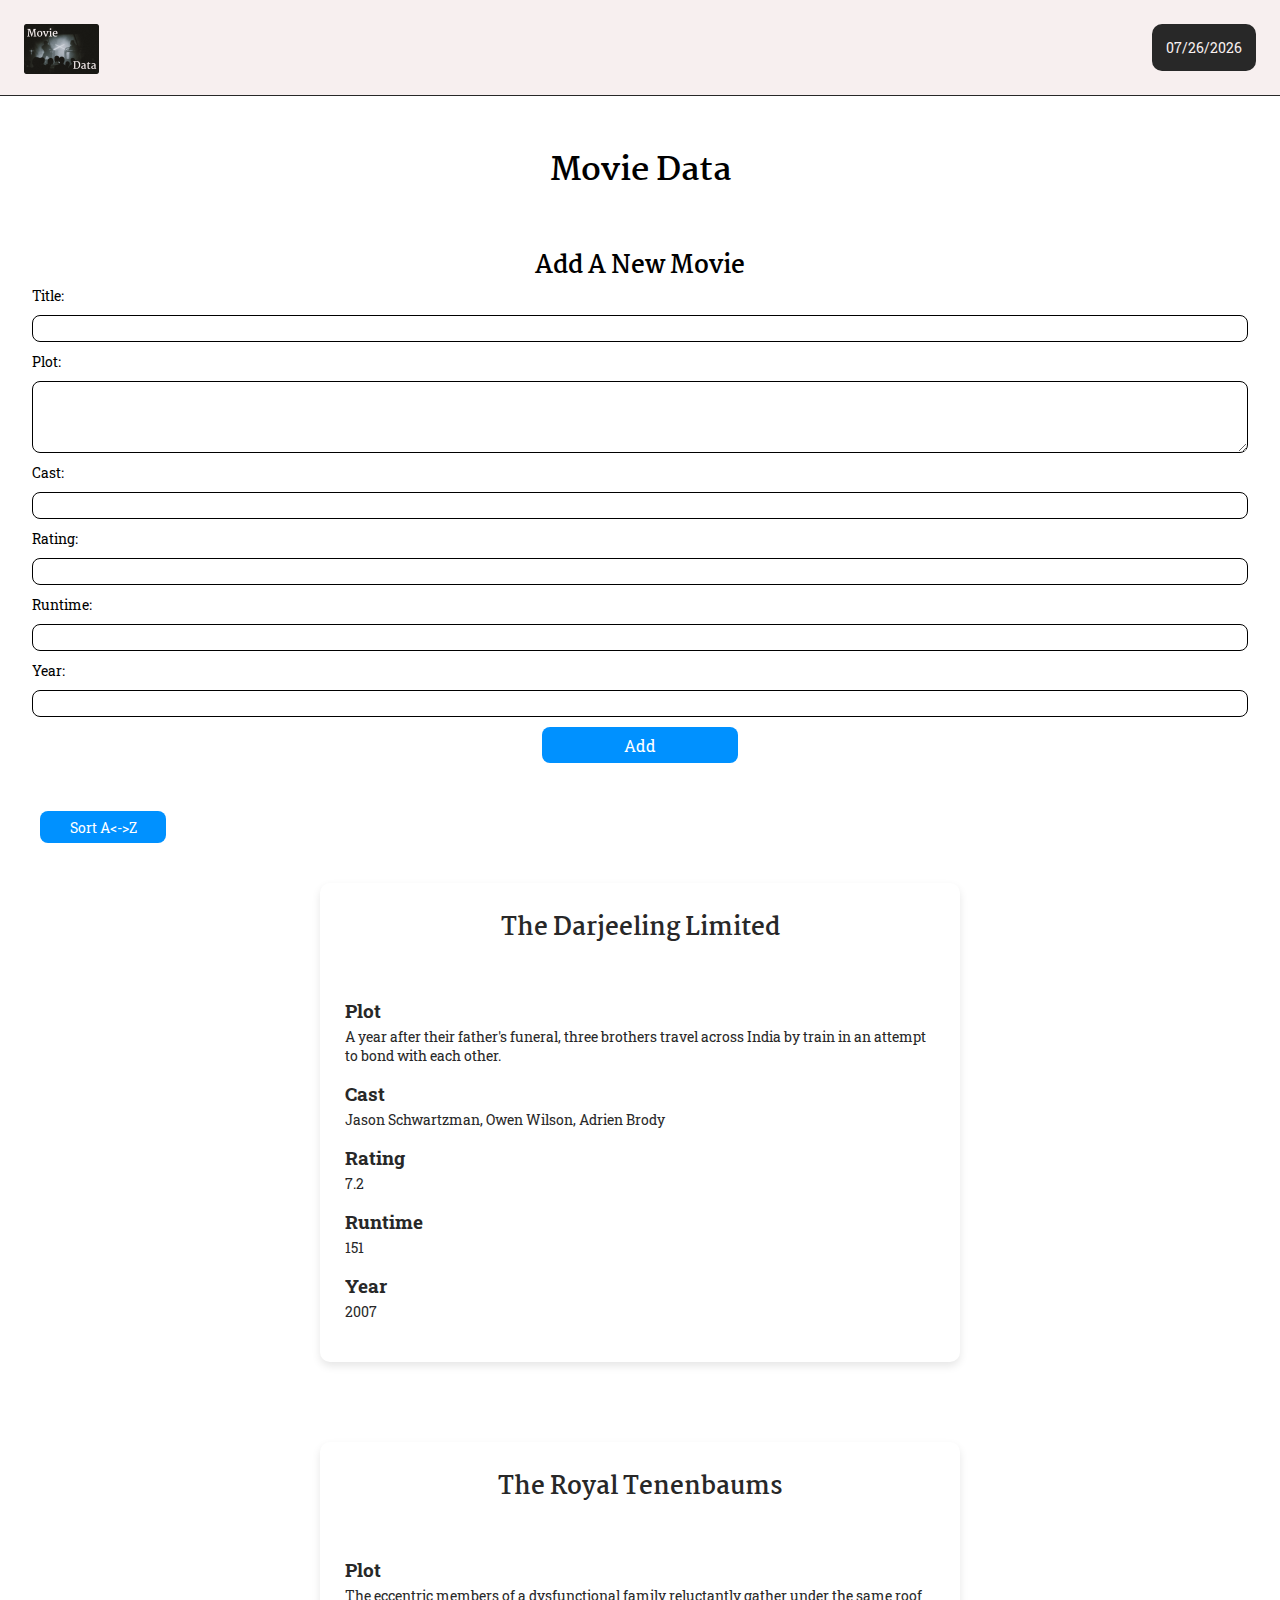
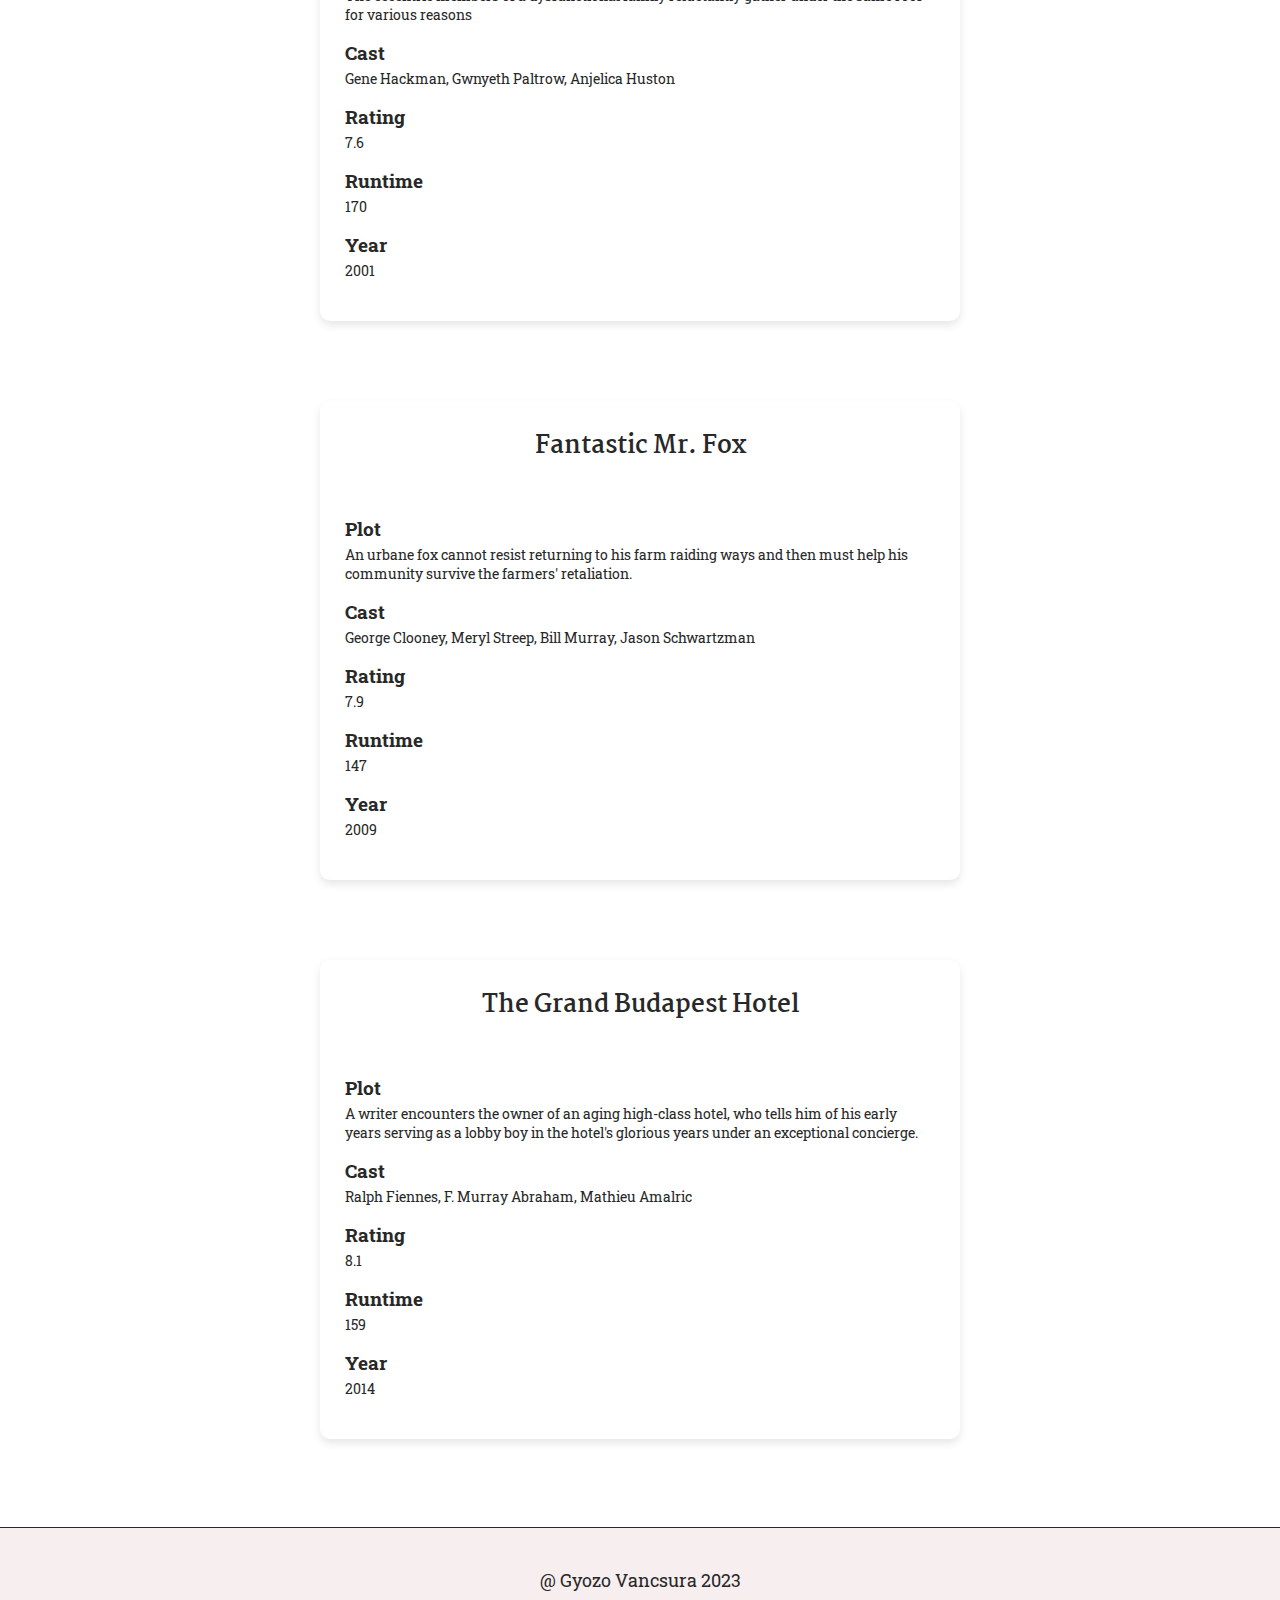
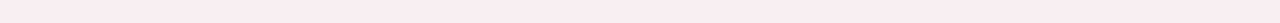
<file: index.html>
<!DOCTYPE html>
  <html>
    <head>
        <title>Movie Data</title>
        <link rel="stylesheet" type="text/css" href="index.css" />
        <link rel="stylesheet" href="https://fonts.googleapis.com/css2?family=Martel:wght@800&display=swap">
        <link rel="stylesheet" href="https://fonts.googleapis.com/css?family=Roboto+Slab">
        <meta name="viewport" content="width=device-width, initial-scale=1">
    </head>
    
    <body>
        <header>
            <div class="logo">
                <img src="Images/Movie_Data_Logo.png" height="50" width="75" alt="logo of hobby page">
            </div>
            <div id="date"></div>
        </header>
        <div class="main_title">
            <h1>Movie Data</h1>
        </div>
        <div class="add_title">
            <h2>Add A New Movie</h2>
        </div>
        <form id="movieForm">
            <label for="title">Title:</label>
            <input type="text" id="titleInput" required>
            
            <label for="plot">Plot:</label>
            <textarea id="plotInput" required></textarea>
            
            <label for="cast">Cast:</label>
            <input type="text" id="castInput" required>
            
            <label for="rating">Rating:</label>
            <input type="number" id="ratingInput" required>
            
            <label for="runtime">Runtime:</label>
            <input type="text" id="runtimeInput" required>
            
            <label for="year">Year:</label>
            <input type="number" id="yearInput" required>
            
            <button type="submit">Add</button>
        </form>
        <button id="sortButton">Sort A<->Z</button>
        <div id="container"></div>
        <footer>
            <p>@ Gyozo Vancsura 2023</p>
        </footer>
    </body>
    </html>
    
    <script type="text/javascript" src="index.js"></script>
</file>
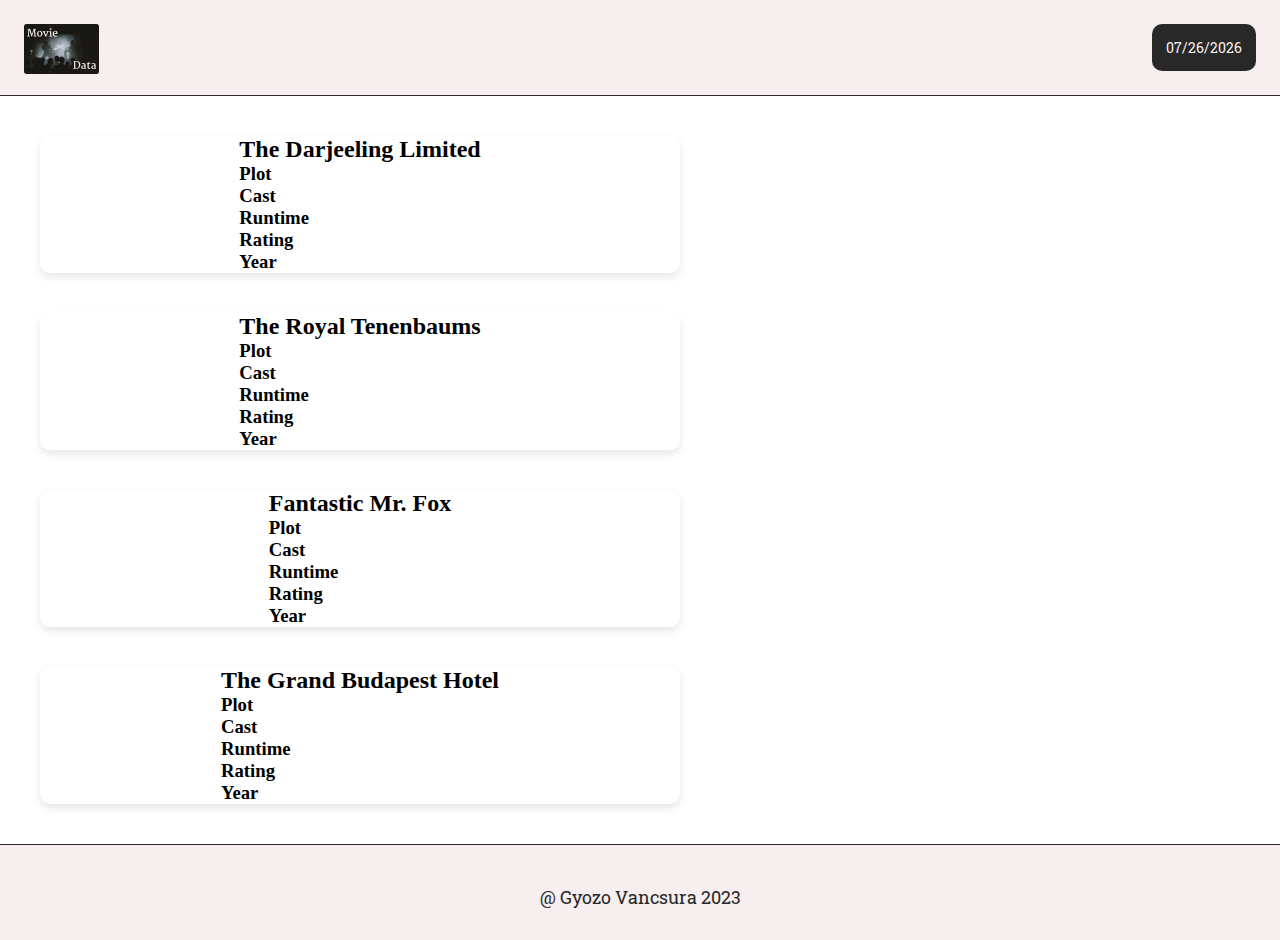
<file: index_old.html>
<!DOCTYPE html>
  <html>
    <head>
        <title>Movie Data</title>
        <link rel="stylesheet" type="text/css" href="index.css" />
        <link rel="stylesheet" href="https://fonts.googleapis.com/css2?family=Martel:wght@800&display=swap">
        <link rel="stylesheet" href="https://fonts.googleapis.com/css?family=Roboto+Slab">
        <meta name="viewport" content="width=device-width, initial-scale=1">
    </head>
    
    <body>
        <header>
            <div class="logo">
                <img src="Images/Movie_Data_Logo.png" height="50" width="75" alt="logo of hobby page">
            </div>
            <div id="date"></div>
        </header>
        <div class="container">
            <div class="card">
                <div class="cardcontent">
                    <h2>The Darjeeling Limited</h2>
                    <h3>Plot</h3>
                    <p id="darjeelingplot"></p>
                    <h3>Cast</h3>
                    <ul id="darjeelingcast"></ul>
                    <h3>Runtime</h3>
                    <p id="darjeelingruntime"></p>
                    <h3>Rating</h3>
                    <p id="darjeelingrating"></p>
                    <h3>Year</h3>
                    <p id="darjeelingyear"></p>
                </div>
            </div>
            <div class="card">
                <div class="cardcontent">
                    <h2>The Royal Tenenbaums</h2>
                    <h3>Plot</h3>
                    <p id="royalplot"></p>
                    <h3>Cast</h3>
                    <ul id="royalcast"></ul>
                    <h3>Runtime</h3>
                    <p id="royalruntime"></p>
                    <h3>Rating</h3>
                    <p id="royalrating"></p>
                    <h3>Year</h3>
                    <p id="royalyear"></p>
                </div>
            </div>
            <div class="card">
                <div class="cardcontent">
                    <h2>Fantastic Mr. Fox</h2>
                    <h3>Plot</h3>
                    <p id="foxplot"></p>
                    <h3>Cast</h3>
                    <ul id="foxcast"></ul>
                    <h3>Runtime</h3>
                    <p id="foxruntime"></p>
                    <h3>Rating</h3>
                    <p id="foxrating"></p>
                    <h3>Year</h3>
                    <p id="foxyear"></p>
                </div>
            </div>
            <div class="card">
                <div class="cardcontent">
                    <h2>The Grand Budapest Hotel</h2>
                    <h3>Plot</h3>
                    <p id="hotelplot"></p>
                    <h3>Cast</h3>
                    <ul id="hotelcast"></ul>
                    <h3>Runtime</h3>
                    <p id="hotelruntime"></p>
                    <h3>Rating</h3>
                    <p id="hotelrating"></p>
                    <h3>Year</h3>
                    <p id="hotelyear"></p>
                </div>
            </div>
        </div>
        <footer>
            <p>@ Gyozo Vancsura 2023</p>
        </footer>
    </body>
    </html>
    
    <script type="text/javascript" src="index.js"></script>
</file>
<file: index.css>
@media (max-width: 960px) {
  /* For a screen < 960px, this CSS will be read */
  .container {
    width: 700px;
  }
}

@media (max-width: 720px) {
  /* For a screen < 720px, this CSS will be read */
  .container {
    width: 500px;
  }
}

@media (max-width: 540px) {
  /* For a screen < 540px, this CSS will be read */
  .container {
    width: 300px;
  }
}

*{
  margin: 0;
  padding: 0;
  box-sizing: border-box;
}

header {
  position: relative;
  width: 100%;
  height: 96px;
  background: #f7efef;
  justify-content: space-between;
  display: flex;
  border-bottom: 1px solid #282828;
}

.logo {
margin: 24px 0 0 24px;
}

#date {
  text-align: center;
  padding: 14px;
  margin: 24px;
  color: #f7efef;
  background-color: #282828;
  border-radius: 10px;
  font-size: 14px;
  font-family: 'Roboto Slab';
}

.main_title h1 {
  font-family: 'Martel';
  text-align: center;
  margin: 48px 0 0 0;
}

.add_title h2 {
  font-family: 'Martel';
  text-align: center;
  margin: 48px 0 0 0;

}


#movieForm {
  display: flex;
  flex-direction: column;
  justify-content: center;
  align-items: center;
  width: 100%;
}

#movieForm label {
  /* width: 100%;
  max-width: 1300px; Optional: Set a maximum width for the labels */
  width: 95%;
  margin-bottom: 10px;
  font-family: 'Roboto Slab';
  font-size: 14px;
}

#movieForm input,
#movieForm textarea {
  width: 95%;
  /* max-width: 1300px; Optional: Set a maximum width for the inputs and textarea */
  padding: 5px;
  margin-bottom: 10px;
  border-radius: 8px;
  border: solid 0.5px;
}

#movieForm textarea {
  height: 72px;
  border-radius: 8px;
  border: solid 0.5px;
}

#movieForm button {
  width: 100%;
  max-width: 196px; /* Optional: Set a maximum width for the button */
  height: 36px;
  background-color: #0091FF;
  color: white;
  font-family: 'Roboto Slab';
  font-size: 16px;
  border-radius: 8px;
  border: 0px;
}

#sortButton {
  width: 100%;
  max-width: 126px; /* Optional: Set a maximum width for the button */
  height: 32px;
  background-color: #0091FF;
  color: white;
  font-family: 'Roboto Slab';
  font-size: 14px;
  border-radius: 8px;
  margin: 48px 0 0 40px;
  border: 0px;
}


#container {
  display: flex;
  flex-wrap: wrap;
  padding: 0 0 48px 0;
  justify-content: space-around;
  width: 95;
}


.card {
  height: inherit;
  width: 640px;
  margin: 40px;
  justify-content: space-around;
  box-shadow: 0px 4px 8px 0px rgba(0,0,0,0.1);
  border-radius: 10px;
  align-items: center;
  display: flex;
  flex-direction: column;
  overflow: scroll;
}

#container .card-header, .card-body {
  padding: 25px 25px;
}

#container .card .card-header h2 {
  /* font-size: 28px; */
  text-align: center;
  font-family: 'Martel';
  color: #282828;
}

#container .card .card-body h3 {
  /* font-size: 18px; */
  text-align: left;
  font-family: 'Roboto Slab';
  color: #282828;
  margin-bottom: 4px;
}

#container .card .card-body p {
  font-size: 14px;
  text-align: left;
  font-family: 'Roboto Slab';
  color: #282828;
  margin-bottom: 16px;
}

#container .card .card-body li {
  font-size: 14px;
  text-align: left;
  font-family: 'Roboto Slab';
  color: #282828;
  margin-bottom: 16px;
  list-style-type: none;
}


footer {
  position: relative;
  width: 100%;
  height: 96px;
  padding: 0 10%;
  background: #f7efef;
  border-top: 1px solid #282828;
  margin-top: auto;

}


footer p {
  text-align: center;
  padding-top: 40px;
  color: #282828;
  font-size: 18px;
  font-family: 'Roboto Slab';
}
</file>
